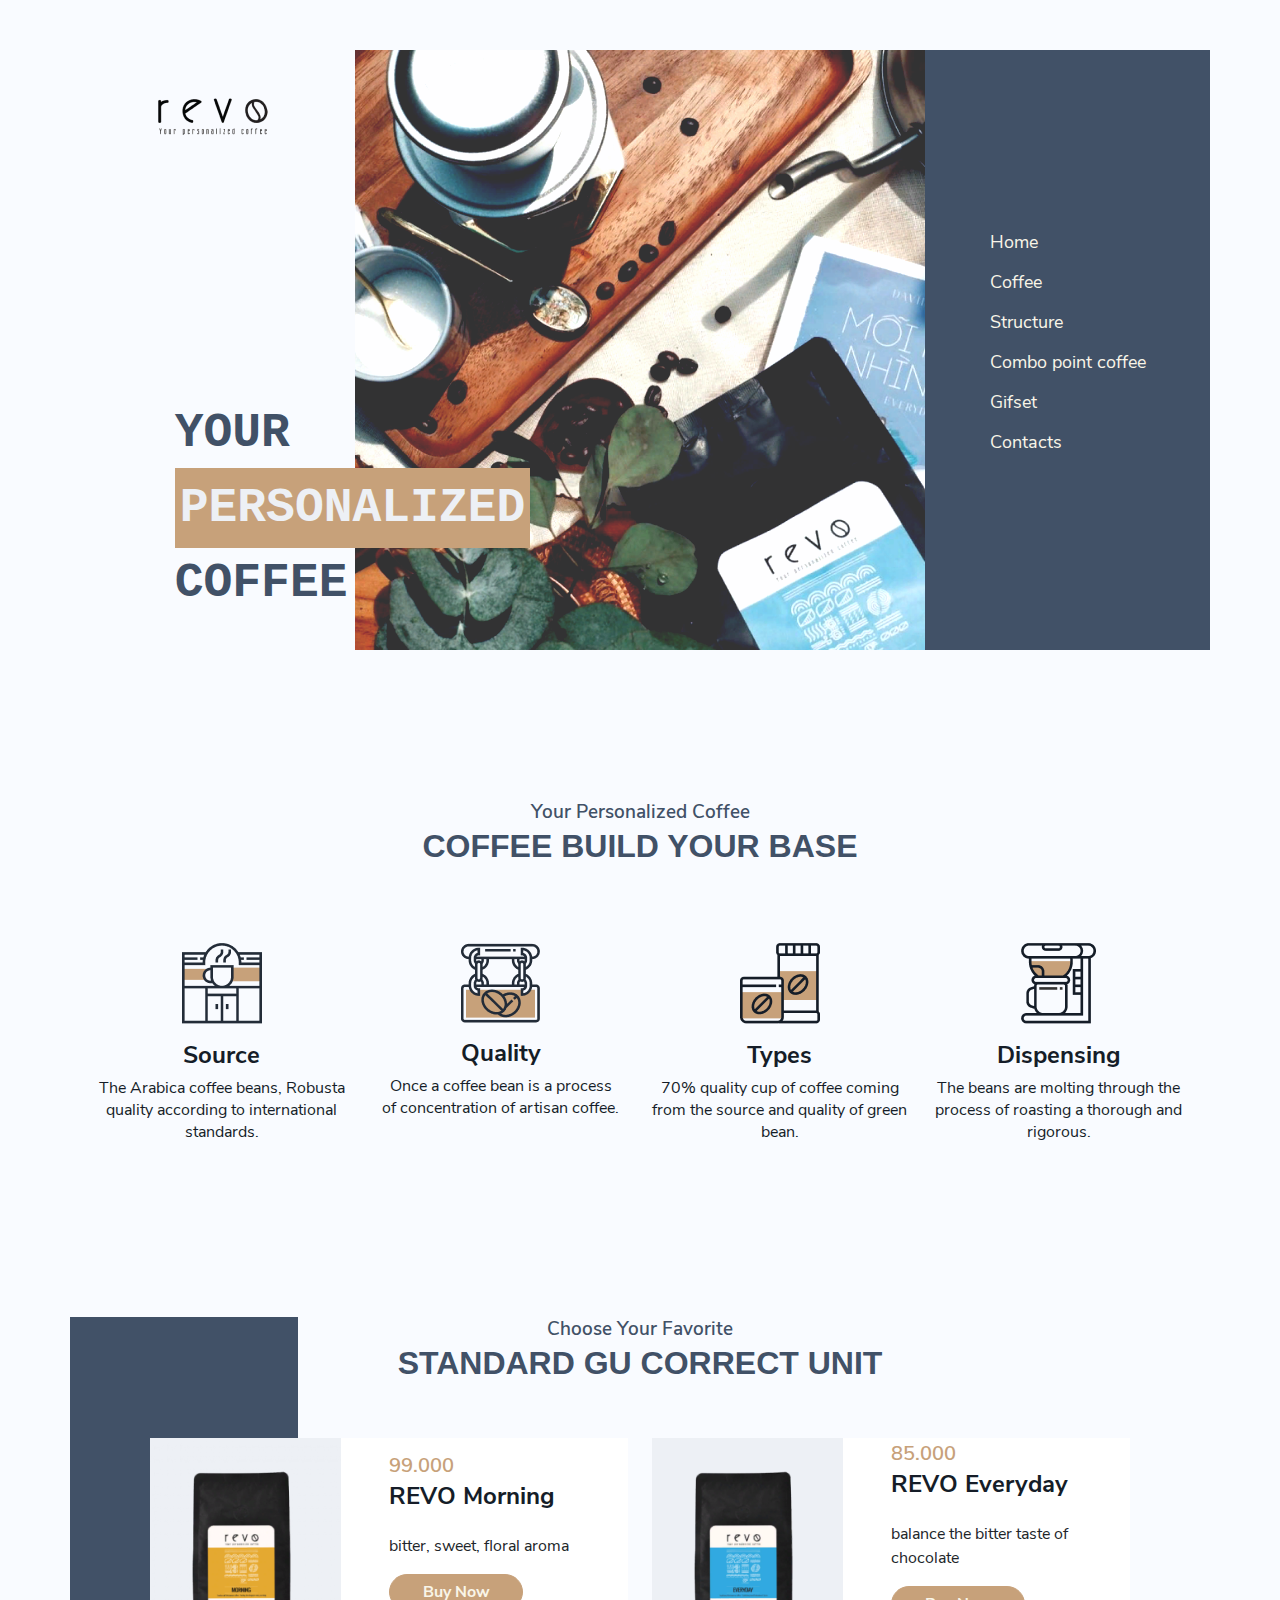
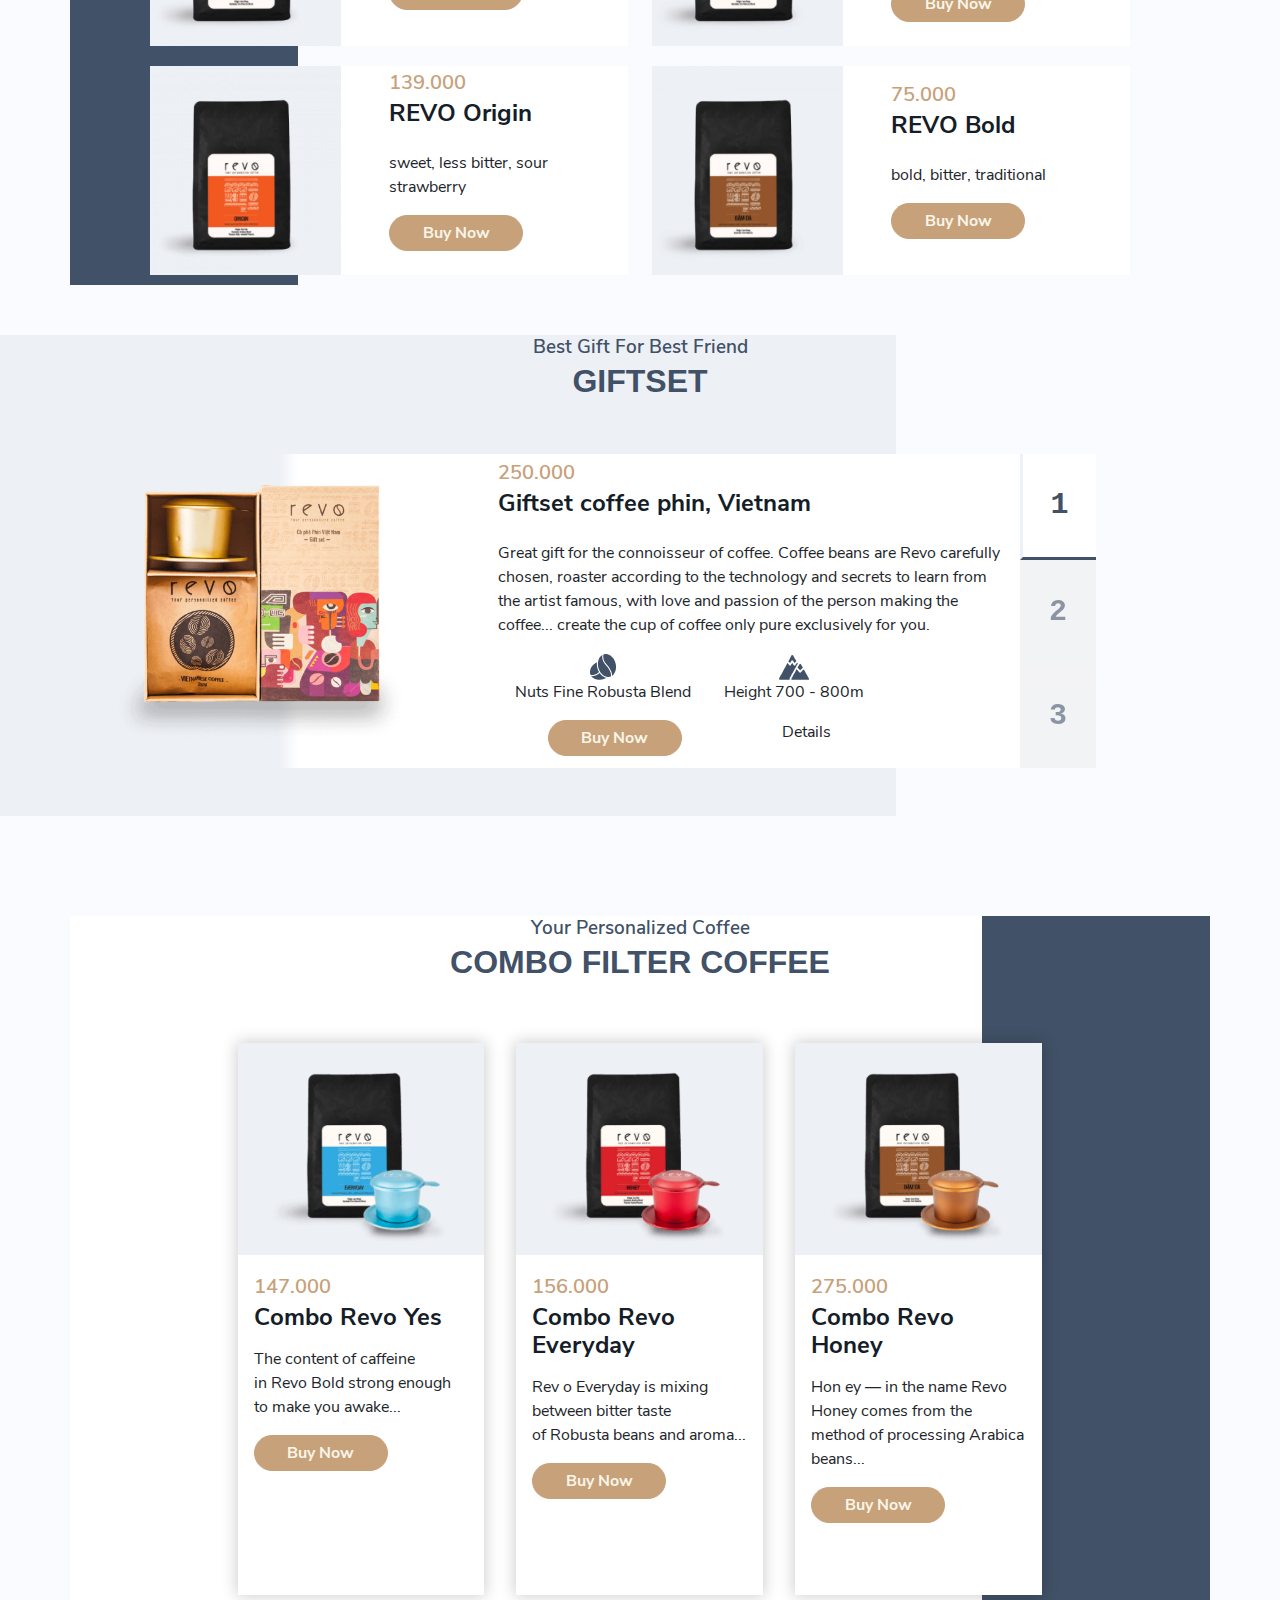
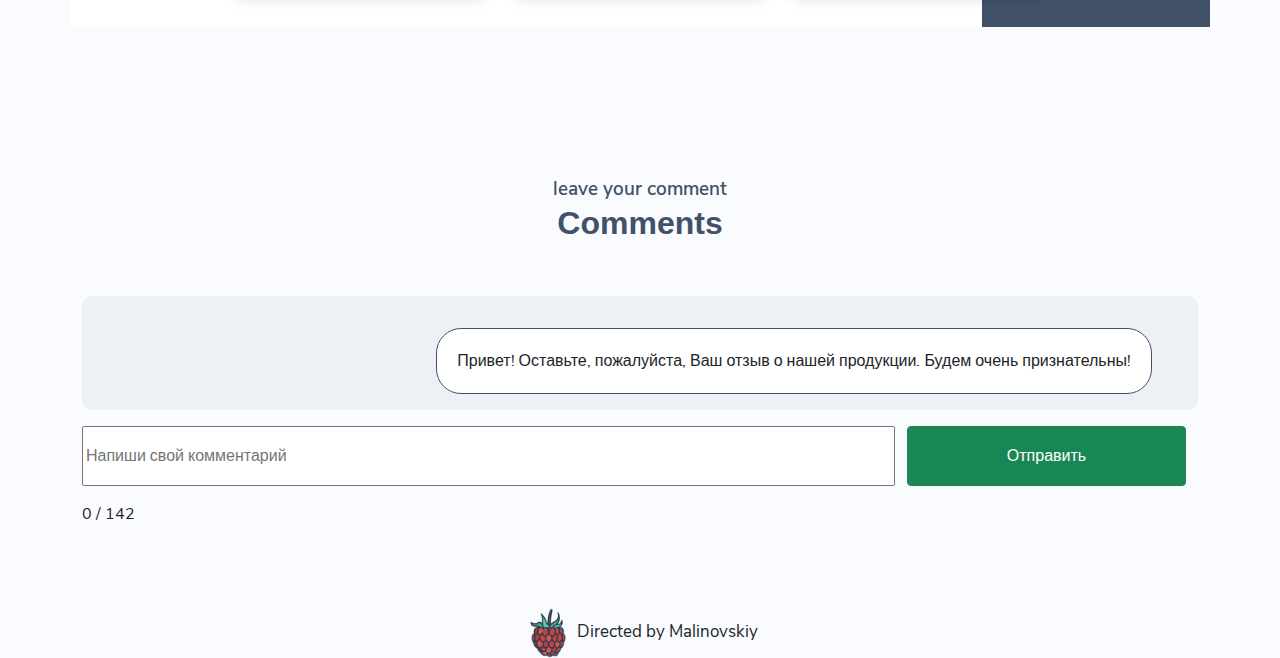
<file: index.html>
<!DOCTYPE html>
<html lang="ru">
<head>
  <meta charset="UTF-8">
  <meta http-equiv="X-UA-Compatible" content="IE=edge">
  <meta name="viewport" content="width=device-width, initial-scale=1.0">
  <title>Revo</title>

  <meta name="description" content="">
  <meta name="keywords" content="">
  
  <!-- CSS style -->
  <link rel="stylesheet" href="/style/bootstrap.css">
  <link rel="stylesheet" href="/style/fontello.css">
  <link rel="shortcut icon" href="/img/revo_logo.png" type="image/x-icon">
  <!-- <link rel="stylesheet" href="/style/outline.css"> -->
  <link rel="stylesheet" href="/style/style.css">

</head>

<body>
  <header>
    <div class="container">
      <div class="row">
        <div class="col-lg-3 d-flex flex-column align-items-center justify-content-between">
          <div class="header__logo__img mt-5">
            <img src="/img/revo_logo.png" class="img-fluid" alt="logo">
          </div>
          <div class="header__logo__desc text-center text-lg-start my-4">
            <h1 class="header__title">Your <span class="logo__descr_bg">personalized</span> coffee</h1>
          </div>
        </div>
        <div class="col-lg-6 header__section__middle">
        </div>
        <div class="col-lg-3 header__section__end d-flex flex-column align-items-center justify-content-center">
          <nav class="header__nav">
            <ul class="header__nav__list list-reset">
              <li class="header__nav__item">
                <a href="#" class="header__nav__link link-reset">
                  Home
                </a>
              </li>
              <li class="header__nav__item">
                <a href="#" class="header__nav__link link-reset">
                  Coffee
                </a>
              </li>
              <li class="header__nav__item">
                <a href="#" class="header__nav__link link-reset">
                  Structure
                </a>
              </li>
              <li class="header__nav__item">
                <a href="#" class="header__nav__link link-reset">
                  Combo point coffee
                </a>
              </li>
              <li class="header__nav__item">
                <a href="#" class="header__nav__link link-reset">
                  Gifset
                </a>
              </li>
              <li class="header__nav__item">
                <a href="#" class="header__nav__link link-reset">
                  Contacts
                </a>
              </li>
            </ul>
          </nav>
        </div>
      </div>
    </div>
  </header>
  <main>
    <section class="section-offset persCoffee">
      <div class="container">
        <div class="row mb-5">
          <div class="col-12 text-center">
            <p class="section__title__descr">Your Personalized Coffee</p>
            <h2 class="section__title">
              COFFEE BUILD YOUR BASE
            </h2>
          </div>
        </div>
        <div class="presCoffee__block__list">
          <ul class="persCoffee__list row list-reset text-center">
            <li class="persCoffee__item col-12 col-md-6 col-lg-3 mt-4 mb-md-4">
              <div class="persCoffee__item__block mb-3">
                <img src="/img/source.png" alt="Source" class="persCoffee__item__img img-fluid">
              </div>
              <h4 class="persCoffee__item__title">
                Source
              </h4>
              <p class="persCoffee__item__descr">
                The Arabica coffee beans, Robusta quality according to&nbsp;international standards.
              </p>
            </li>
            <li class="persCoffee__item col-12 col-md-6 col-lg-3 mt-4 mb-md-4">
              <div class="persCoffee__item__block mb-3">
                <img src="/img/Quality.png" alt="Quality" class="persCoffee__item__img img-fluid">
              </div>
              <h4 class="persCoffee__item__title">
                Quality
              </h4>
              <p class="persCoffee__item__descr">
                Once a&nbsp;coffee bean is&nbsp;a&nbsp;process of&nbsp;concentration of&nbsp;artisan coffee.
              </p>
            </li>
            <li class="persCoffee__item col-12 col-md-6 col-lg-3 mt-4 mb-md-4">
              <div class="persCoffee__item__block mb-3">
                <img src="img/Types.png" alt="Types" class="persCoffee__item__img img-fluid">
              </div>
              <h4 class="persCoffee__item__title">
                Types 
              </h4>
              <p class="persCoffee__item__descr">
              70% quality cup of&nbsp;coffee coming from the source and quality of&nbsp;green bean.
              </p>
            </li>
            <li class="persCoffee__item col-12 col-md-6 col-lg-3 mt-4 mb-md-4">
              <div class="persCoffee__item__block mb-3">
                <img src="/img/Dispensing.png" alt="Dispensing" class="persCoffee__item__img img-fluid">
              </div>
              <h4 class="persCoffee__item__title">
                Dispensing
              </h4>
              <p class="persCoffee__item__descr">
                The beans are molting through the process of&nbsp;roasting a&nbsp;thorough and rigorous.
              </p>
            </li>
          </ul>
        </div>
      </div>
    </section>
    <section class="standart section-offset">
      <div class="container container__standart">
        <div class="row mb-5">
          <div class="col-12 text-center">
            <p class="section__title__descr">Choose Your Favorite</p>
            <h2 class="section__title standart__title">
              STANDARD GU CORRECT UNIT
            </h2>
          </div>
        </div>
        <div class="standart__block">
          <ul class="standart__block__list mx-auto row list-reset">
            <li class="standart__block__item col-12 col-md-6 d-flex">
              <div class="standart__item__coffee d-flex align-items-center justify-content-center">
                <img src="/img/Revo-morning.png" alt="coffee_morning" class="img-fluid">
              </div>
              <div class="standart__item__price ps-5 d-flex flex-column align-items-start justify-content-center">
                <span class="standart__price mt-1 mb-1">99.000</span>
                <h3 class="coffee__name mb-lg-4 mb-2">REVO Morning</h3>
                <p class="coffee_descr mb-lg-3 mb-2 ">bitter, sweet, floral aroma</p>
                <div class="standart__price__order mb-lg-4 mb-2">
                  <a href="" role="button" class="price__btn btn btn-outline-danger">Buy Now</a>
                  <span class="price__details"></span>
                </div>                  
              </div>
            </li>
            <li class="standart__block__item col-12 col-md-6 d-flex">
              <div class="standart__item__coffee d-flex align-items-center justify-content-center">
                <img src="/img/Revo-everyday.png" alt="coffee_everyday" class="img-fluid">
              </div>
              <div class="standart__item__price ps-5 d-flex flex-column align-items-start justify-content-center">
                <span class="standart__price mt-1 mb-1">85.000</span>
                <h3 class="coffee__name mb-lg-4 mb-2">REVO Everyday</h3>
                <p class="coffee_descr mb-lg-3 mb-2 ">balance the bitter taste of chocolate</p>
                <div class="standart__price__order mb-lg-4 mb-2">
                  <a href="" role="button" class="price__btn btn btn-outline-danger">Buy Now</a>
                  <span class="price__details"></span>
                </div>                
              </div>
            </li>
            <li class="standart__block__item col-12 col-md-6 d-flex">
              <div class="standart__item__coffee d-flex align-items-center justify-content-center">
                <img src="/img/Revo-origin.png" alt="coffee_origin" class="img-fluid">
              </div>
              <div class="standart__item__price ps-5 d-flex flex-column align-items-start justify-content-center">
                <span class="standart__price mt-1 mb-1">139.000</span>
                <h3 class="coffee__name mb-lg-4 mb-2">REVO Origin</h3>
                <p class="coffee_descr mb-lg-3 mb-2">sweet, less bitter, sour strawberry</p>
                <div class="standart__price__order mb-lg-4 mb-2">
                  <a href="" role="button" class="price__btn btn btn-outline-danger">Buy Now</a>
                  <span class="price__details"></span>
                </div>                
              </div>
            </li>
            <li class="standart__block__item col-12 col-md-6 d-flex">
              <div class="standart__item__coffee d-flex align-items-center justify-content-center">
                <img src="/img/Revo-yes.png" alt="coffee_yes" class="img-fluid">
              </div>
              <div class="standart__item__price ps-5 d-flex flex-column align-items-start justify-content-center">
                <span class="standart__price mt-1 mb-1">75.000</span>
                <h3 class="coffee__name mb-lg-4 mb-2">REVO Bold</h3>
                <p class="coffee_descr mb-lg-3 mb-2 ">bold, bitter, traditional</p>
                <div class="standart__price__order mb-lg-4 mb-2">
                  <a href="" role="button" class="price__btn btn btn-outline-danger">Buy Now</a>
                  <span class="price__details"></span>
                </div>                
              </div>
            </li>
          </ul>
        </div>
      </div>
    </section>

    <section class="giftset pb-5">
      <div class="container">
        <div class="row">
          <div class="col-12 text-center mb-5">
            <p class="section__title__descr">Best Gift For Best Friend</p>
            <h2 class="section__title">GIFTSET</h2>
          </div>
        </div>
        <div class="row">
          <div class="col-12 col-md-4 giftset__block__start d-flex align-items-center justify-content-center">
            <img src="/img/gefset_Revo.png" alt="gefset__img" class="img-fluid gefset__toogle__img" data-image="/img/gefset_Revo.png">
          </div>
          <div class="col-12 col-md-6 giftset__block__middle d-flex flex-column justify-content-center ps-5">
            <span class="standart__price giftset__price mt-1 mb-1" data-price="250.000">250.000</span>
            <h3 class="coffee__name giftset__coffe__name mb-lg-4 mb-2" data-name="Giftset coffee phin, Vietnam">Giftset coffee phin, Vietnam</h3>
            <p class="coffee_descr gifset__coffe__descr mb-lg-3 mb-2" data-descr="Great gift for the connoisseur of&nbsp;coffee. Coffee beans are Revo carefully chosen, roaster according to&nbsp;the technology and secrets to&nbsp;learn from the artist famous, with love and passion of&nbsp;the person making the coffee... create the cup of&nbsp;coffee only pure exclusively for you.">
              Great gift for the connoisseur of&nbsp;coffee. Coffee beans are Revo carefully chosen, roaster according to&nbsp;the technology and secrets to&nbsp;learn from the artist famous, with love and passion of&nbsp;the person making the coffee... create the cup of&nbsp;coffee only pure exclusively for you.</p>
            <div class="structure__coffee d-flex justify-content-around text-center w-75">
              <div class="coffee__beans">
                  <img src="/img/coffee-beans (1).png" alt="beans" class="img-fluid">
                <p class="structure__beans__descr">
                  <span>Nuts</span>
                  Fine Robusta Blend
                </p>
              </div>
              <div class="coffee__ort">
                <img src="/img/mountain (1).png" alt="mountains" class="img-fluid">
                <p class="structure__beans__descr">
                  <span>Height</span>
                  700 - 800m
                </p>
              </div>
             </div>
            <div class="standart__price__order mb-2 my-3 d-flex justify-content-around w-75">
              <a href="" role="button" class="price__btn btn btn-outline-danger">Buy Now</a>
              <span class="price__details">Details</span>
            </div> 
          </div>
          <div class="col-12 col-md-2 giftset__block__end d-flex p-0 flex-column">
            <button type="button" role="button" class="gefset__btnToogle btnToggle_1 active">
              1
            </button>
            <button type="button" role="button" class="gefset__btnToogle btnToggle_2">
              2
            </button>
            <button type="button" role="button" class="gefset__btnToogle btnToggle_3">
              3
            </button>
          </div>
        </div>
      </div>
    </section>

    <section class="section-offset section__slider">
      <div class="container container__slider">
        <div class="row">
          <div class="col-12 text-center">
            <p class="section__title__descr">Your Personalized Coffee</p>
            <h2 class="section__title standart__title">COMBO FILTER COFFEE</h2>
          </div>
        </div>
        <div class="mt-5">
          <ul class="row slider__list list-reset w-75 mx-auto">
            <li class=" col-12 col-md-4 p-0 mb-5">
              <div class="slider__item h-100 m-3">
                <div class="slider__item__block__img text-center">
                  <img src="/img/ComboRevoYes.png" alt="" class="slider__img img-fluid">
                </div>
                <div class="slider__item__block__buy p-3">
                  <span class="standart__price mt-1 mb-1">147.000</span>
                  <h3 class="coffee__name mb-lg-3 mb-2">Combo Revo Yes</h3>
                  <p class="coffee_descr mb-lg-3 mb-2">The  content of&nbsp;caffeine in&nbsp;Revo Bold strong enough to&nbsp;make you awake...</p>
                  <div class="standart__price__order mb-lg-4 mb-2 w-50">
                    <a href="" role="button" class="price__btn btn btn-outline-danger">Buy Now</a>
                    <span class="price__details"></span>
                  </div>
                </div>
              </div>
            </li>
            <li class=" col-12 col-md-4 p-0 mb-5">
              <div class="slider__item h-100 m-3">
                <div class="slider__item__block__img text-center">
                  <img src="/img/ComboRevoEveryday.png" alt="" class="slider__img img-fluid">
                </div>
                <div class="slider__item__block__buy p-3">
                  <span class="standart__price mt-1 mb-1">156.000</span>
                  <h3 class="coffee__name mb-lg-3 mb-2">Combo Revo Everyday</h3>
                  <p class="coffee_descr mb-lg-3 mb-2">Rev o Everyday is&nbsp;mixing between bitter taste of&nbsp;Robusta beans and aroma...</p>
                  <div class="standart__price__order mb-lg-4 mb-2 w-50">
                    <a href="" role="button" class="price__btn btn btn-outline-danger">Buy Now</a>
                    <span class="price__details"></span>
                  </div>
                </div> 
              </div>
            </li>
            <li class="col-12 col-md-4 p-0 mb-5">
              <div class="slider__item h-100 m-3">
                <div class="slider__item__block__img text-center">
                  <img src="/img/ComboRevoHoney.png" alt="" class="slider__img img-fluid">
                </div>
                <div class="slider__item__block__buy p-3">
                  <span class="standart__price mt-1 mb-1">275.000</span>
                  <h3 class="coffee__name mb-lg-3 mb-2">Combo Revo Honey</h3>
                  <p class="coffee_descr mb-lg-3 mb-2">Hon ey&nbsp;&mdash; in&nbsp;the name Revo Honey comes from the method of&nbsp;processing Arabica beans...</p>
                  <div class="standart__price__order mb-lg-4 mb-2 w-50">
                    <a href="" role="button" class="price__btn btn btn-outline-danger">Buy Now</a>
                    <span class="price__details"></span>
                  </div>
                </div>
              </div>
            </li>
          </ul>
        </div>
      </div>
    </section>

    <section class="section-offset comments">
      <div class="container">
        <div class="row mb-5">
          <div class="col-12 text-center">
            <p class="section__title__descr">leave your comment</p>
            <h2 class="section__title">Comments</h2>
          </div>
        </div>
        <div class="row">
          <div class="col-12">
            <div class="commnets__field mx-auto d-flex flex-column align-items-end p-3 justify-content-end">
              <p class="comments__descr">
                Привет! Оставьте, пожалуйста, Ваш отзыв о нашей продукции.
                Будем очень признательны! 
              </p>
            </div>
          </div>
          <div class="row py-3">
            <div class="col-12">
              <div class="commnets__block__form">
                <form action="#" method="get" class="commnets__form row">
                  <div class="col-9">
                  <input type="text" required placeholder="Напиши свой комментарий" class="text__comments">
                  </div>
                  <div class="col-3 p-0">
                  <button type="submit" class="btn-success btn btn__comments">Отправить</button>
                  </div>
                </form>
                <div class="counter mt-3">
                  <output class="char">0</output> / <span>142</span>
                </div>
              </div>
            </div>
          </div>
        </div>
      </div>
    </section>
  </main>
  <footer>
 <div class="row mt-3">
      <div class="col-12 text-center">
        <img src="/img/directed/6.png"  alt="c" style="width: 50px; height: 50px;">
        <span style="font-size: 17px;">
          Directed by Malinovskiy
        </span>
      </div>
    </div>
  </footer>

  <script src="/js/bootstrap.bundle.js"></script>
  <script src="/js/btnToggle.js"></script>
  <script src="/js/comments.js"></script>
</body>

</html>
</file>
<file: style/fontello.css>
@font-face {
  font-family: 'fontello';
  src: url('../font/fontello.eot?42172333');
  src: url('../font/fontello.eot?42172333#iefix') format('embedded-opentype'),
       url('../font/fontello.woff2?42172333') format('woff2'),
       url('../font/fontello.woff?42172333') format('woff'),
       url('../font/fontello.ttf?42172333') format('truetype'),
       url('../font/fontello.svg?42172333#fontello') format('svg');
  font-weight: normal;
  font-style: normal;
}
/* Chrome hack: SVG is rendered more smooth in Windozze. 100% magic, uncomment if you need it. */
/* Note, that will break hinting! In other OS-es font will be not as sharp as it could be */
/*
@media screen and (-webkit-min-device-pixel-ratio:0) {
  @font-face {
    font-family: 'fontello';
    src: url('../font/fontello.svg?42172333#fontello') format('svg');
  }
}
*/
 
 [class^="icon-"]:before, [class*=" icon-"]:before {
  font-family: "fontello";
  font-style: normal;
  font-weight: normal;
  speak: never;
 
  display: inline-block;
  text-decoration: inherit;
  width: 1em;
  margin-right: .2em;
  text-align: center;
  /* opacity: .8; */
 
  /* For safety - reset parent styles, that can break glyph codes*/
  font-variant: normal;
  text-transform: none;
 
  /* fix buttons height, for twitter bootstrap */
  line-height: 1em;
 
  /* Animation center compensation - margins should be symmetric */
  /* remove if not needed */
  margin-left: .2em;
 
  /* you can be more comfortable with increased icons size */
  /* font-size: 120%; */
 
  /* Font smoothing. That was taken from TWBS */
  -webkit-font-smoothing: antialiased;
  -moz-osx-font-smoothing: grayscale;
 
  /* Uncomment for 3D effect */
  /* text-shadow: 1px 1px 1px rgba(127, 127, 127, 0.3); */
}
 
.icon-phone:before { content: '\e800'; } /* '' */
.icon-location:before { content: '\e801'; } /* '' */
.icon-heart:before { content: '\e802'; } /* '' */
.icon-upload-cloud-outline:before { content: '\e803'; } /* '' */
.icon-chart-bar:before { content: '\e804'; } /* '' */
.icon-help:before { content: '\e805'; } /* '' */
.icon-thumbs-up:before { content: '\e806'; } /* '' */
.icon-group:before { content: '\e807'; } /* '' */
.icon-down-open:before { content: '\e808'; } /* '' */
.icon-left-open:before { content: '\e809'; } /* '' */
.icon-right-open:before { content: '\e80a'; } /* '' */
.icon-up-open:before { content: '\e80b'; } /* '' */
.icon-down-dir:before { content: '\e80c'; } /* '' */
.icon-up-dir:before { content: '\e80d'; } /* '' */
.icon-left-dir:before { content: '\e80e'; } /* '' */
.icon-right-dir:before { content: '\e80f'; } /* '' */
.icon-twitter:before { content: '\f099'; } /* '' */
.icon-facebook:before { content: '\f09a'; } /* '' */
.icon-github-circled:before { content: '\f09b'; } /* '' */
.icon-list-numbered:before { content: '\f0cb'; } /* '' */
.icon-mail-alt:before { content: '\f0e0'; } /* '' */
.icon-mobile:before { content: '\f10b'; } /* '' */
.icon-code:before { content: '\f121'; } /* '' */
.icon-rouble:before { content: '\f158'; } /* '' */
.icon-youtube-play:before { content: '\f16a'; } /* '' */
.icon-instagram:before { content: '\f16d'; } /* '' */
.icon-vkontakte:before { content: '\f189'; } /* '' */
.icon-file-video:before { content: '\f1c8'; } /* '' */
.icon-paper-plane:before { content: '\f1d8'; } /* '' */
.icon-chart-line:before { content: '\f201'; } /* '' */
</file>
<file: style/outline.css>
body {
  border: 2px solid red;
}

section, header, footer {
  border: 2px solid gold;
}

.container {
  border: 1px solid green;
}

.row {
  border: 1px solid blue;
}

.col {
  border: 1px solid purple;
}
</file>
<file: style/style.css>
:root {
  --primary_color: #415167;
  --accent_color: #c7a17a;
  --dark_gray: #151d28;
  --light_gray: #edf0f5;
  --warm_milk: #f9f5e8;

  --bg_doc: #f9fbff;
  --bg-standart: #EDF0F5;
}

@font-face {
  font-family: 'Nunito Sans';
  src: local('Nunito Sans Bold'),local('NunitoSans-Bold'),
      url('/font/NunitoSans-Bold.woff') format('woff'),
      url('/font/NunitoSans-Bold.woff2') format('woff2');
  font-weight: bold;
  font-style: normal;

}

@font-face {
  font-family: 'Nunito Sans';
  src: local('Nunito Sans Light Italic'), local('NunitoSans-LightItalic'),
      url('/font/NunitoSans-LightItalic.woff') format('woff')
      url('/font/NunitoSans-LightItalic.woff2') format('woff2');
  font-style: italic;
  font-weight: 300;
}

@font-face {
  font-family: 'Nunito Sans';
  src: local('Nunito Sans Regular'), local('NunitoSans-Regular'),
      url('/font/NunitoSans-Regular.woff') format('woff'),
      url('/font/NunitoSans-Regular.woff2') format('woff2');
  font-weight: normal;
  font-style: normal;
}

@font-face {
  font-family: 'Nunito Sans';
  src: local('Nunito Sans Black Italic'),local('NunitoSans-BlackItalic'),
      url('/font/NunitoSans-SemiBold.woff') format('woff'),
      url('/font/NunitoSans-SemiBold.woff2') format('woff2');
  font-weight: 600;
  font-style: normal;
}

p {
  /* padding: 0; */
  margin: 0;
}

.list-reset {
  list-style: none;
  padding: 0;
  margin: 0;
}

.link-reset {
  text-decoration: none;
  margin: 0;
  padding: 0;
}
/* section(title, descr, link) */
.section-offset {
margin-top: 50px; 
padding: 50px 0;
}

.section__title{
  font-family: 'Segoe UI', Tahoma, Geneva, Verdana, sans-serif;
  font-size: 2rem;
  font-weight: 900;
  line-height: 34px;
   color: var(--primary_color);
}

.section__title__descr {
  font-size: 1.2em;
  font-weight: 600;
  line-height: 24px;
  color:var(--primary_color);

  margin-bottom: 5px;
}


body {
  font-family: 'Nunito Sans', sans-serif;
  background-color: var(--bg_doc);
}



header {
 padding: 50px 0;
}


/* header */
.header__section__middle {
  background: url('/img/30072807_909538065884146_2710474531215143694_o.png') no-repeat center;
  background-size: cover;
  min-height: 600px;
  filter: contrast(1.5);
}

.header__logo__desc {
  display: inline-block;
  z-index: 2;
}

.header__title {
  font-family: 'Courier New', Courier, monospace;
  font-size: 3em;
  text-transform: uppercase;
  font-weight: 900;
  line-height: 70px;
  color: var(--primary_color);
  
}
.logo__descr_bg {
  display: inline-block;
  background-color: var(--accent_color);
  color: var(--light_gray);
  padding: 5px;
}

.header__section__end {
  background-color: var(--primary_color);  
}

.header__nav__item{
  margin-bottom: 15px;
}

.header__nav__link {
  color: var(--warm_milk);

  font-size: 1.1rem;
  font-weight: 300;
  line-height: 24px;
  cursor: pointer;
  padding: 5px;
  border: 0px solid transparent;
  transition: border .5s ease-in-out;
}

.header__nav__link:hover {
  text-shadow: 2px rgba(0,0,0,0.2);
  color: var(--warm_milk);

  border-bottom: 3px solid var(--warm_milk);
}




/* persCoffee */

.persCoffee__item__title {
  font-size: 24px;
  font-weight: 700;
  line-height: 28px;
  color: var(--dark_gray);
}


.persCoffee__item__descr {
  font-size: 16px;
  font-weight: 300;
  line-height: 22px;
  color: var(--dark_gray);
}

/* standart */
.standart__title{
  max-width: 60%;
  margin: 0 auto;
}

.container__standart {
  background: linear-gradient(to right, var(--primary_color) 20%, var(--bg_doc) 20%);
}

.standart__block__list {
  max-width: 90%;
}

.standart__block__item {
  /* background: linear-gradient(to right, var(--bg-standart) 45%, white 50%); */
  margin:10px 0;
  /* margin-left: 10px; */
  /* padding: 0; */
}

.standart__item__coffee {
  max-width: 40%;
  background-color: var(--bg-standart);  
}

.standart__item__price {
  width: 60%;
  background-color: white;
}

.standart__price {
  font-size: 20px;
  font-weight: 600;
  line-height: 24px;
  color: var(--accent_color);
}

.coffee__name {
  font-size: 24px;
  font-weight: 700;
  line-height: 28px;
  color: var(--dark_gray);
}

.price__btn {

  min-width: 134px;
  border-radius: 19px;

  background-color: var(--accent_color);
  color: var(--warm_milk);
  border-color: var(--accent_color);
  
  font-size: 16px;
  font-weight: 700;
  line-height: 22px;

}

/* giftset */

.giftset {
  
  background: white;
}

.giftset__block__start{
  background: linear-gradient(to right, var(--bg-standart) 55%, white 60%);
}

.gefset__toogle__img {
  max-height: 80%;
}

.giftset__block__middle {
  background-color: white;
}

.gefset__btnToogle {
  font-family: 'Courier New', Courier, monospace;
  color: var(--primary_color);
  font-size: 30px;
  font-weight: 900;
  line-height: 34px;
  border: none;
  opacity: 0.6;
}

.active {
  background-color: white;
  opacity: 1;
  border-bottom: 3px solid var(--primary_color);
}

/* section__slider */
.container__slider {
  background: linear-gradient(to right, white 80%, var(--primary_color) 80%);
}

.slider__item {
  box-shadow: 0 0 15px 1px rgba(0, 0, 0, 0.2);
    background-color: white;
}

.slider__item__block__img {
  background-color: var(--bg-standart);
}

.slider__item__block__buy {
  display: flex;
  flex-direction: column;
}

/* comments */
.commnets__field {
  height: fit-content;
  max-height: 500px;
  background-color: var(--bg-standart);
  border-radius: 10px;
  overflow-y: scroll;
  pointer-events: none;
}

/* .commnets__block__form{
} */

.commnets__form input[type="text"]{
  height: 60px;
  width: 100%;
}
.btn__comments{
  height: 60px;
  width: 100%;
}

.comments__descr {
  padding: 20px;
  max-width: 90%; 
  margin-right: 30px;
  margin-top: 1rem;

  border: 1px solid var(--primary_color);
  background-color: white;
  border-radius: 25px;
  overflow-wrap: break-word;
}

.warning{
  border-color: red;
  color: red;
}

/* Media */

@media(min-width:992px) {
  .header__logo__desc {
    margin-left: 280px;
  }

}
@media(max-width:992px) {
  .header__nav__list {
    display: flex;
    align-items: center;
    justify-content: center;
    flex-wrap: wrap;
    margin: 15px 0;
  }

  .header__nav__item:not(:last-child) {
    margin-right: 7px;
  }
}

@media(max-width:768px) {
  .structure__coffee {
    margin: 0 auto;
  }
}

@media(min-width:768px) {
  .gefset__btnToogle {
    max-width: 40%;
    height: 100%;
  }

  .giftset {
    background: linear-gradient(to right, var(--bg-standart) 70%, var(--bg_doc) 70%);
  }

  .active {
    border-left: 3px solid var(--bg-standart);
  }
}
</file>
